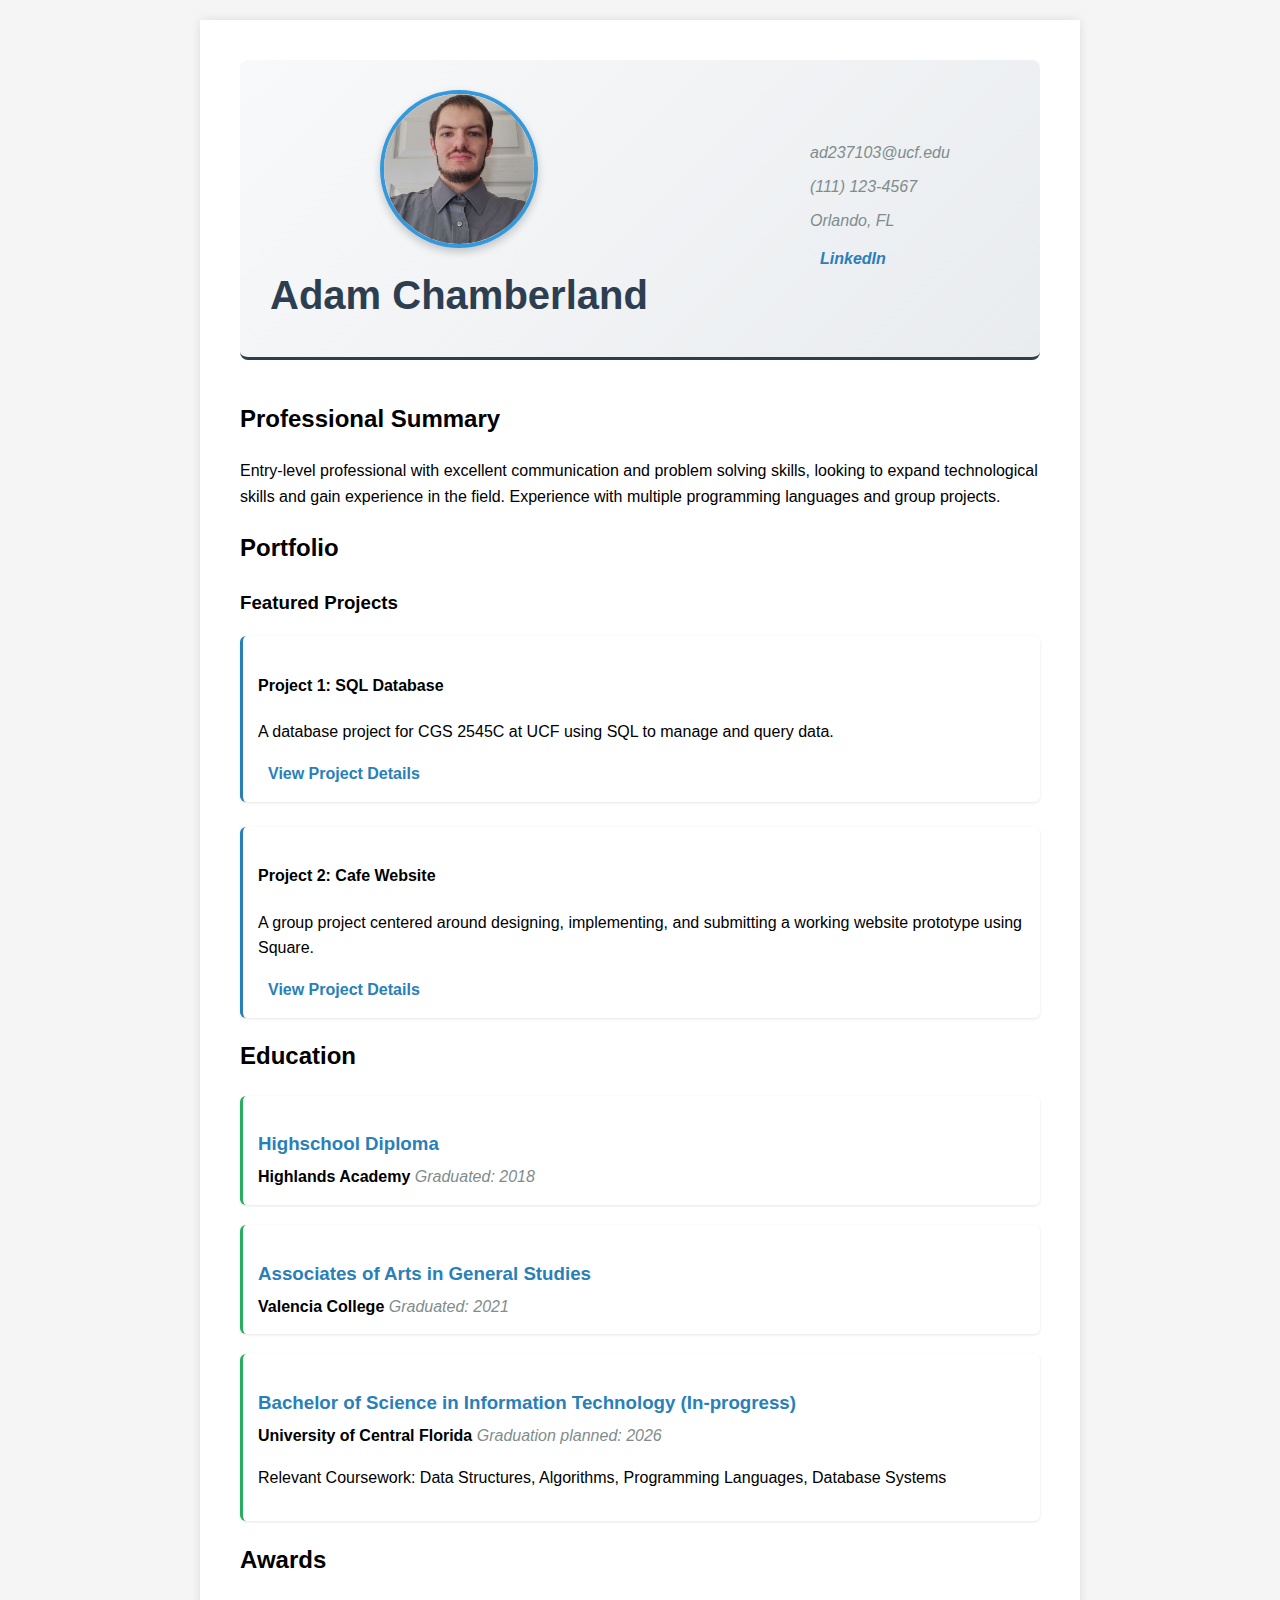
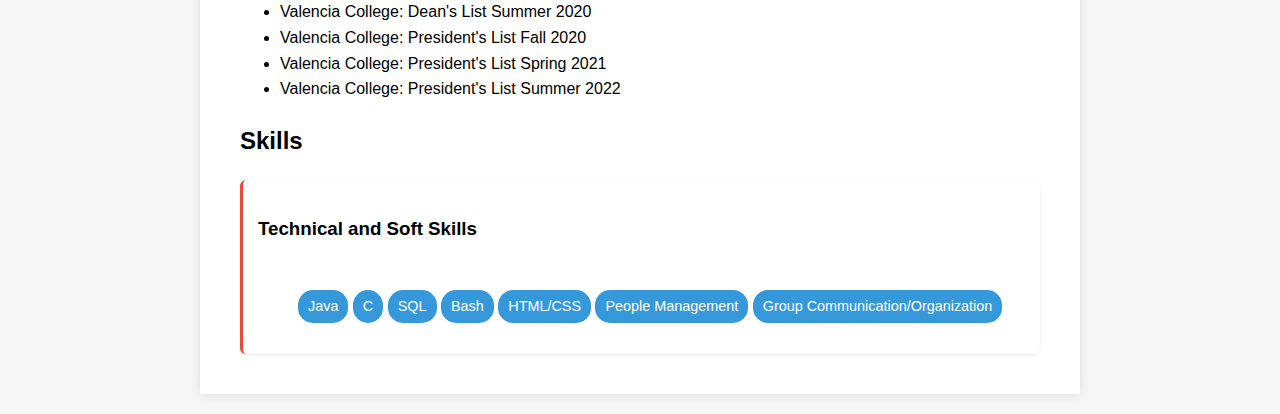
<file: index.html>
<!DOCTYPE html>
<html lang="en">
<head>
    <meta charset="UTF-8">
    <meta name="viewport" content="width=device-width, initial-scale=1.0">
    <title>Adam Chamberland - Resume</title>
    <link rel="stylesheet" href="index.css">
</head>


<body>

    <main class="resume-container">
        <header class="header">
            <section class="profile-section">
                <img src="Resume_Pic.jpg" alt="Adam Chamberland - Profile Photo" class="profile-photo">
                <h1>Adam Chamberland</h1>
            </section>
            <address class="contact-info">
                <span> ad237103@ucf.edu</span>
                <span> (111) 123-4567</span>
                <span> Orlando, FL</span>
                <a href="https://www.linkedin.com/in/adam-chamberland-4391b1385/" target="_blank" rel="noopener noreferrer">LinkedIn</a>
            </address>
        </header>

        <section>
            <h2>Professional Summary</h2>
            <p>Entry-level professional with excellent communication and problem solving skills, looking to expand technological skills and gain experience in the field. Experience with multiple programming languages and group projects.</p>
        </section>

        <section>
            <h2>Portfolio</h2>
            <section class="portfolio-container">
                <h3>Featured Projects</h3>
                <article class="project-item">
                    <h4>Project 1: SQL Database</h4>
                    <p>A database project for CGS 2545C at UCF using SQL to manage and query data.</p>
                    <p><a class="projectLink" href="project1.html" target="_blank" rel="noopener noreferrer">View Project Details</a></p>
                </article>

                <article class="project-item">
                    <h4>Project 2: Cafe Website</h4>
                    <p>A group project centered around designing, implementing, and submitting a working website prototype using Square.</p>
                    <p><a class="projectLink" href="project2.html" target="_blank" rel="noopener noreferrer">View Project Details</a></p>
                </article>
            </section>
        </section>

        <section>
            <h2>Education</h2>

            <article class="education-item">
                <h3>Highschool Diploma</h3>
                <span class="degree">Highlands Academy</span>
                <span class="year">Graduated: 2018</span>
            </article>

            <article class="education-item">
                <h3>Associates of Arts in General Studies</h3>
                <span class="degree">Valencia College</span>
                <span class="year">Graduated: 2021</span>
            </article>

            <article class="education-item">
                <h3>Bachelor of Science in Information Technology (In-progress)</h3>
                <span class="degree">University of Central Florida</span>
                <span class="year">Graduation planned: 2026</span>
                <p>Relevant Coursework: Data Structures, Algorithms, Programming Languages, Database Systems</p>
            </article>
        </section>


        <section>
            <h2>Awards</h2>
            <ul>
                <li>Valencia College: Dean's List Summer 2020</li>
                <li>Valencia College: President's List Fall 2020</li>
                <li>Valencia College: President's List Spring 2021</li>
                <li>Valencia College: President's List Summer 2022</li>
            </ul>
        </section>

        <section>
            <h2>Skills</h2>
            <section class="skills-container">
                <h3>Technical and Soft Skills</h3>
                <ul>
                    <li class="skill">Java</li>
                    <li class="skill">C</li>
                    <li class="skill">SQL</li>
                    <li class="skill">Bash</li>
                    <li class="skill">HTML/CSS</li>
                    <li class="skill">People Management</li>
                    <li class="skill">Group Communication/Organization</li>
                </ul>
            </section>
        </section>

    </main>
</body>


</html>
</file>
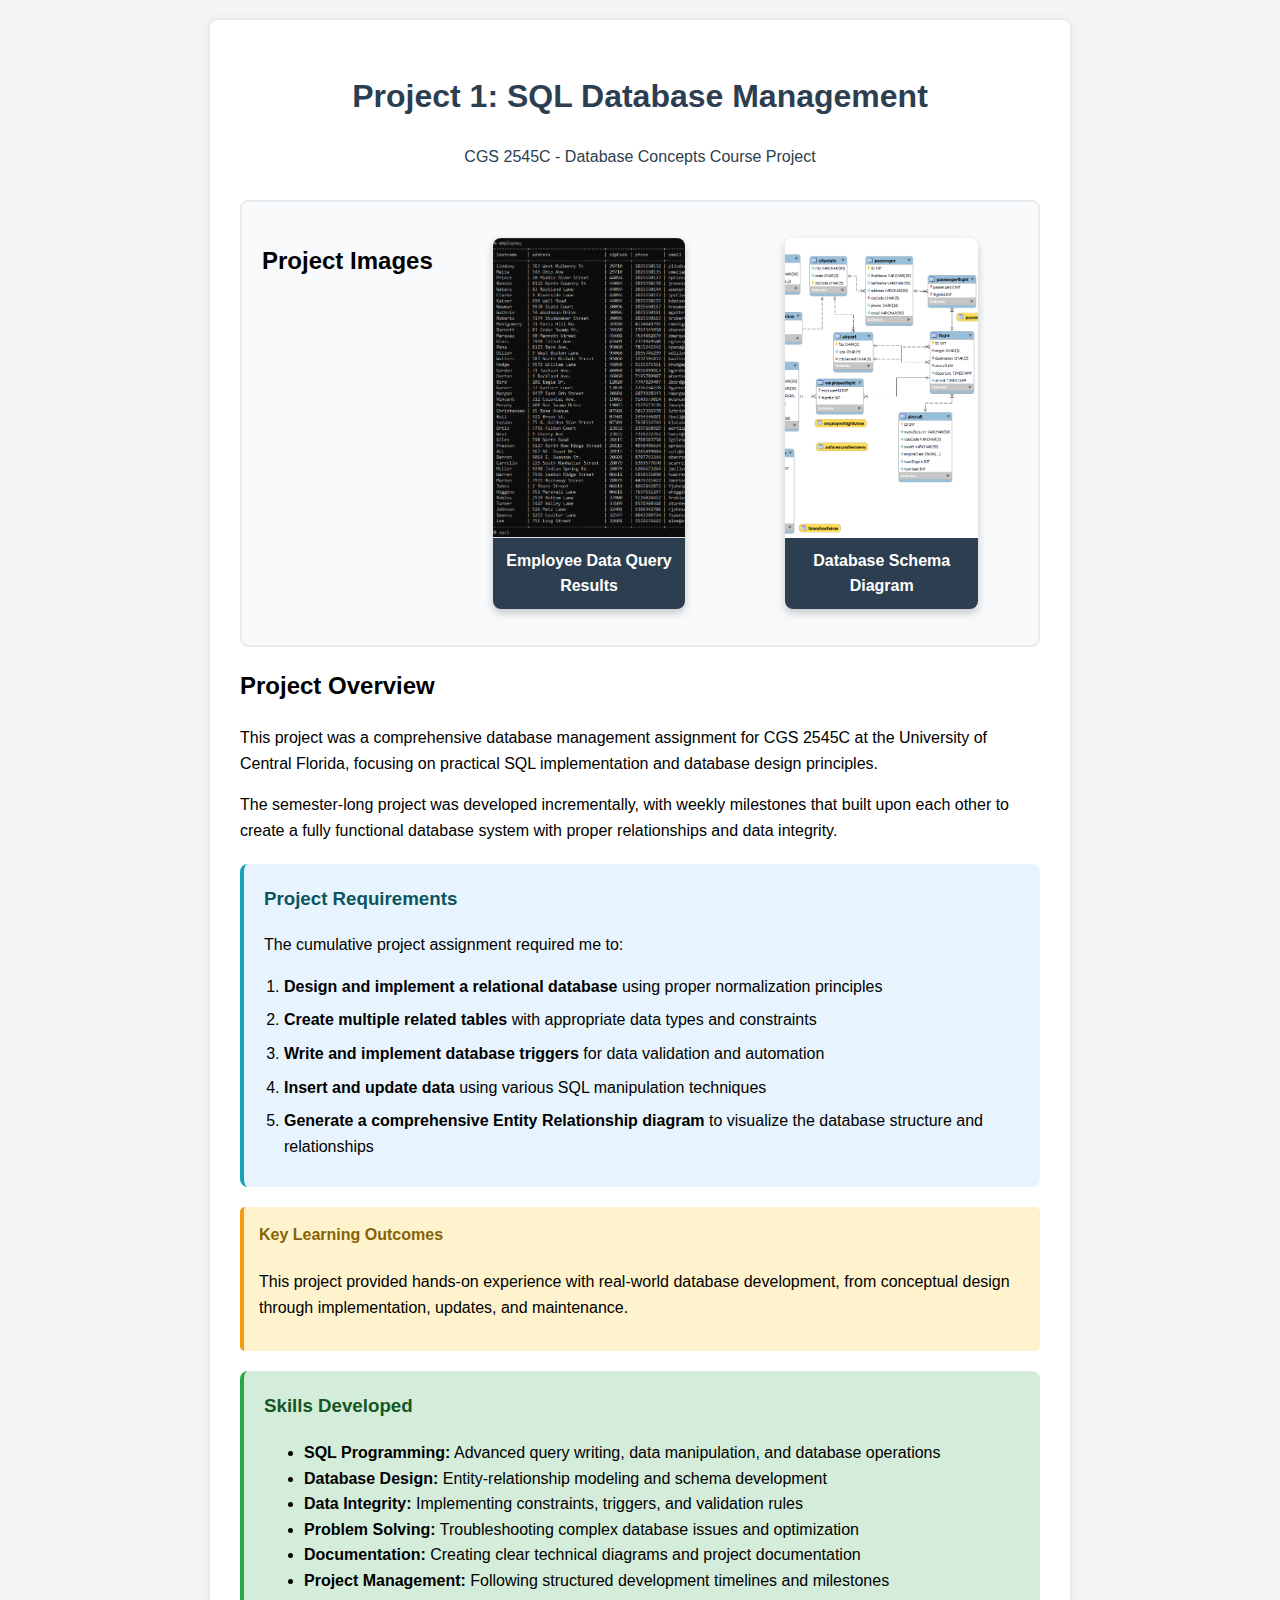
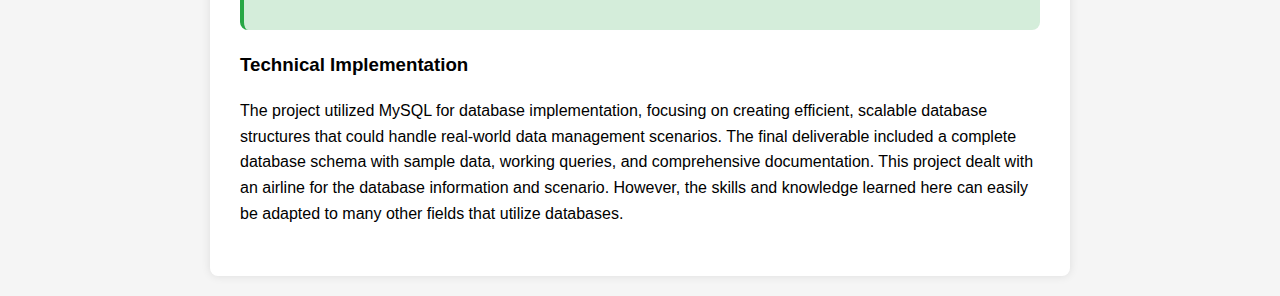
<file: project1.html>
<!DOCTYPE html>

<html lang="en">

<head>
    <meta charset="UTF-8">
    <meta name="viewport" content="width=device-width, initial-scale=1.0">
    <title>Project 1 - SQL Database Management</title>
    <link rel="stylesheet" href="project1.css">
</head>


<body>

    <main class="container">
        <header class="header">
            <h1>Project 1: SQL Database Management</h1>
            <p>CGS 2545C - Database Concepts Course Project</p>
        </header>

        <section class="section project-images">
            <h2>Project Images</h2>
            <figure class="project-image">
                <img src="ShowEmployees.PNG" alt="SQL Query Results Showing Employee Data" onclick="openImageModal(this.src, this.alt)">
                <figcaption class="image-caption">Employee Data Query Results</figcaption>
            </figure>
            <figure class="project-image">
                <img src="DatabaseDiagram_SQL2.PNG" alt="Entity Relationship Diagram" onclick="openImageModal(this.src, this.alt)">
                <figcaption class="image-caption">Database Schema Diagram</figcaption>
            </figure>
        </section>

        <!-- Image Modal for image zoom -->
        <div id="imageModal" class="image-modal" onclick="closeImageModal()">
            <span class="modal-close">&times;</span>
            <img id="modalImage" class="modal-content" src="DatabaseDiagram_SQL2.PNG" alt="Enlarged image">
            <p id="modalCaption" class="modal-caption"></p>
        </div>

        <section class="section">
            <h2>Project Overview</h2>
            <p>This project was a comprehensive database management assignment for CGS 2545C at the University of Central Florida, focusing on practical SQL implementation and database design principles.</p>

            <p>The semester-long project was developed incrementally, with weekly milestones that built upon each other to create a fully functional database system with proper relationships and data integrity.</p>
        </section>

        <section class="section requirements">
            <h3>Project Requirements</h3>
            <p>The cumulative project assignment required me to:</p>
            <ol>
                <li><strong>Design and implement a relational database</strong> using proper normalization principles</li>
                <li><strong>Create multiple related tables</strong> with appropriate data types and constraints</li>
                <li><strong>Write and implement database triggers</strong> for data validation and automation</li>
                <li><strong>Insert and update data</strong> using various SQL manipulation techniques</li>
                <li><strong>Generate a comprehensive Entity Relationship diagram</strong> to visualize the database structure and relationships</li>
            </ol>
        </section>

        <aside class="section highlight-box">
            <h4>Key Learning Outcomes</h4>
            <p>This project provided hands-on experience with real-world database development, from conceptual design through implementation, updates, and maintenance.</p>
        </aside>

        <section class="section skills-section">
            <h3>Skills Developed</h3>
            <ul>
                <li><strong>SQL Programming:</strong> Advanced query writing, data manipulation, and database operations</li>
                <li><strong>Database Design:</strong> Entity-relationship modeling and schema development</li>
                <li><strong>Data Integrity:</strong> Implementing constraints, triggers, and validation rules</li>
                <li><strong>Problem Solving:</strong> Troubleshooting complex database issues and optimization</li>
                <li><strong>Documentation:</strong> Creating clear technical diagrams and project documentation</li>
                <li><strong>Project Management:</strong> Following structured development timelines and milestones</li>
            </ul>
        </section>

        <section class="section">
            <h3>Technical Implementation</h3>
            <p>The project utilized MySQL for database implementation, focusing on creating efficient, scalable database structures that could handle real-world data management scenarios. The final deliverable included a complete database schema with sample data, working queries, and comprehensive documentation. This project dealt with an airline for the database information and scenario. However, the skills and knowledge learned here can easily be adapted to many other fields that utilize databases.</p>
        </section>
    </main>

    <!-- Script for image modal interaction-->
    <script>
        // Image Modal Functions
        function openImageModal(imageSrc, imageAlt) {
            const modal = document.getElementById('imageModal');
            const modalImg = document.getElementById('modalImage');
            const captionText = document.getElementById('modalCaption');

            modal.style.display = 'block';
            modalImg.src = imageSrc;
            modalImg.alt = imageAlt;
            captionText.innerHTML = imageAlt;

            // Prevent body scrolling when modal is open
            document.body.style.overflow = 'hidden';
        }

        function closeImageModal() {
            const modal = document.getElementById('imageModal');
            modal.style.display = 'none';

            // Restore body scrolling
            document.body.style.overflow = 'auto';
        }

        // Close modal when clicking outside the image
        window.onclick = function(event) {
            const modal = document.getElementById('imageModal');
            if (event.target === modal) {
                closeImageModal();
            }
        }

        // Close modal with Escape key
        document.addEventListener('keydown', function(event) {
            if (event.key === 'Escape') {
                closeImageModal();
            }
        });
    </script>

</body>

</html>
</file>
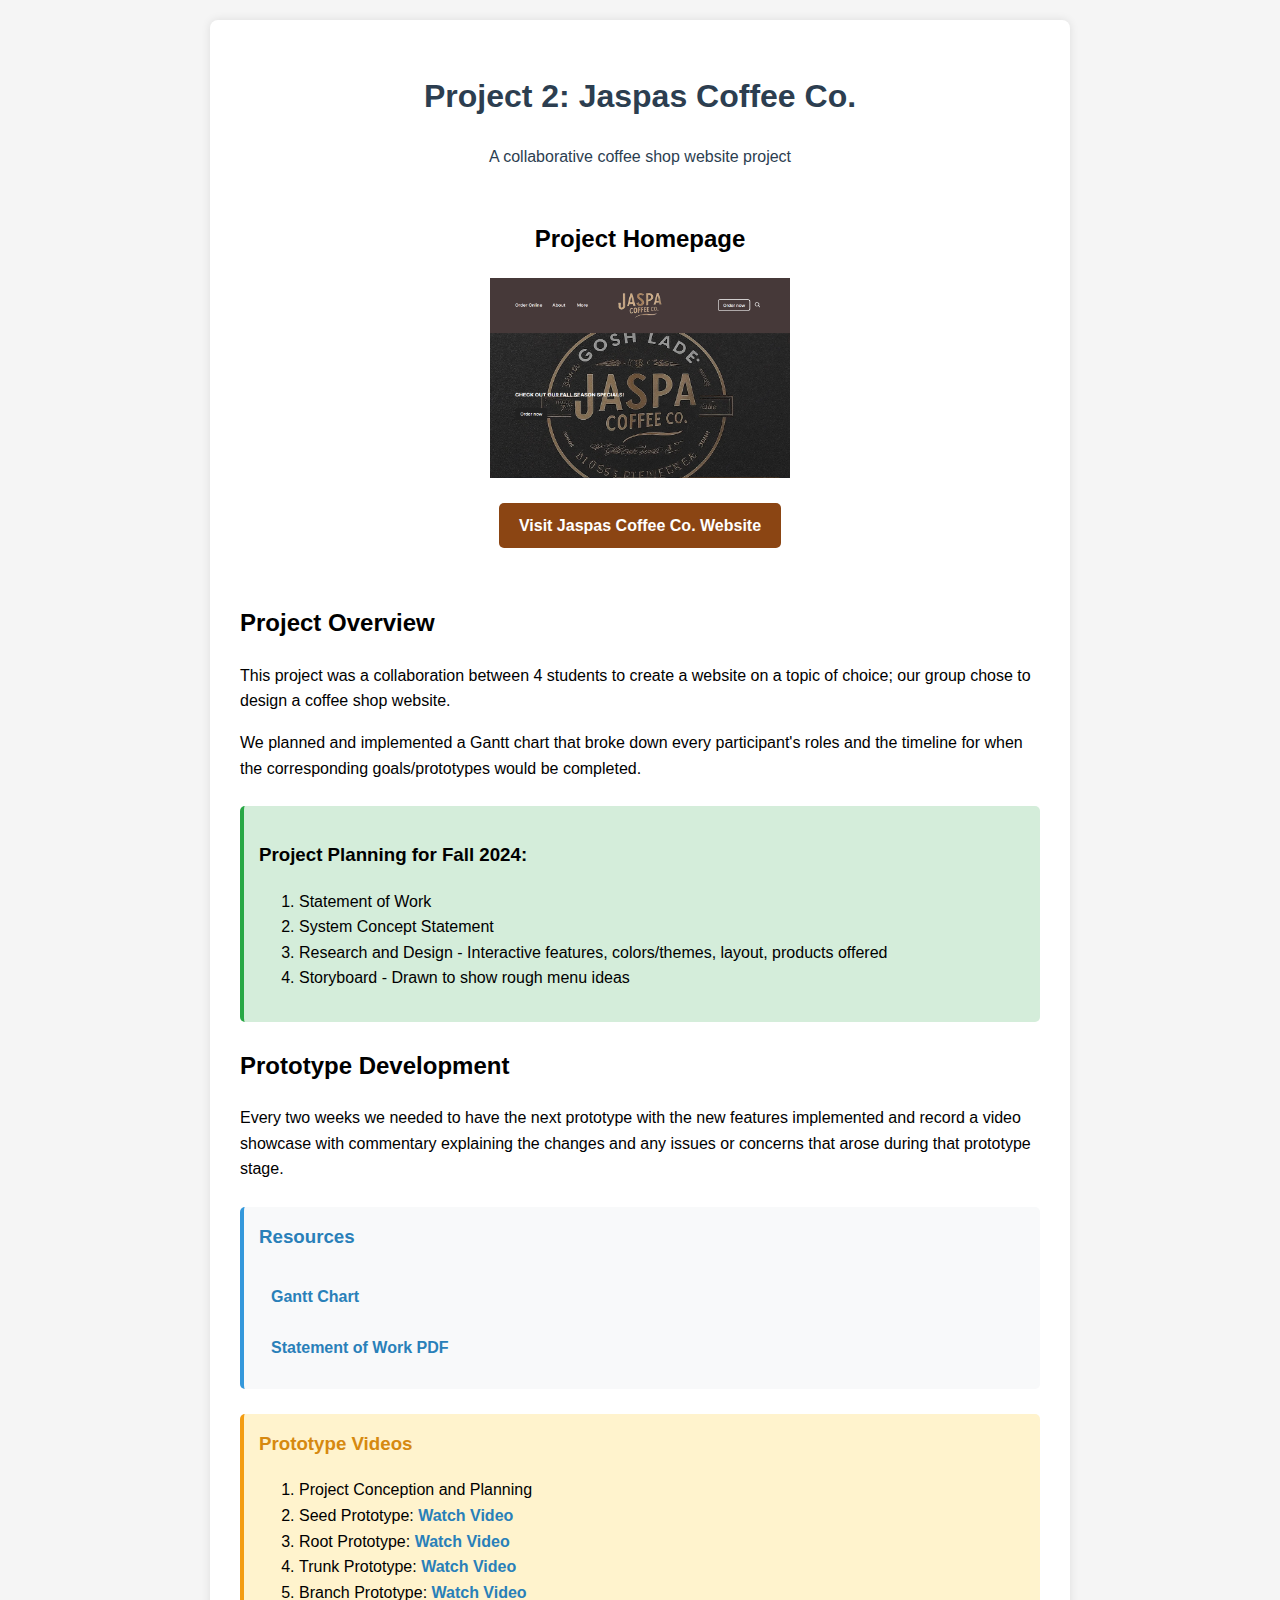
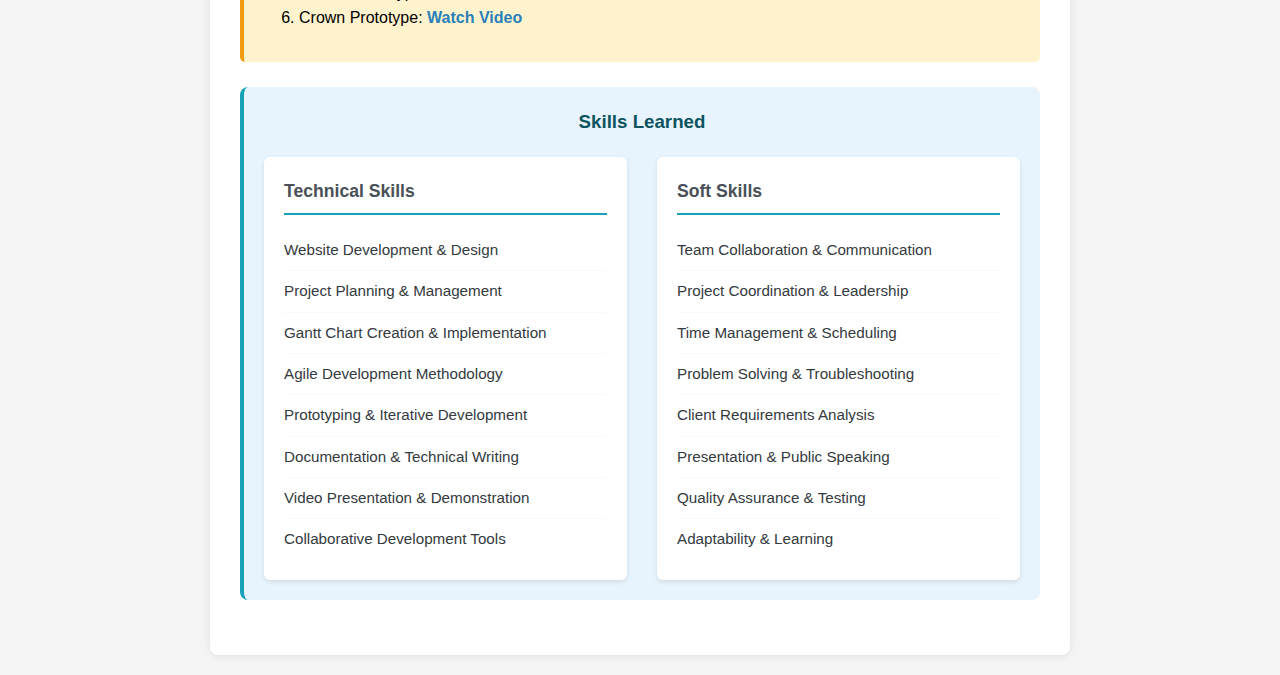
<file: project2.html>
<!DOCTYPE html>

<html lang="en">

<head>
    <meta charset="UTF-8">
    <meta name="viewport" content="width=device-width, initial-scale=1.0">
    <title>Project 2 - Jaspas Coffee Co.</title>
    <link rel="stylesheet" href="project2.css">
</head>


<body>

    <main class="container">
        <header class="header">
            <h1>Project 2: Jaspas Coffee Co.</h1>
            <p>A collaborative coffee shop website project</p>
        </header>

        <section class="section image-container">
            <h2>Project Homepage</h2>
            <img src="JaspaHome.PNG" alt="Coffee Shop Logo" class="coffee-logo" width="300" height="200" onclick="openImageModal(this.src, this.alt)">
            <p class="button-center">
                <a href="https://jaspascoffee.square.site/" target="_blank" rel="noopener noreferrer" class="main-link">Visit Jaspas Coffee Co. Website</a>
            </p>
        </section>

        <!-- Image Modal for image zoom-->
        <div id="imageModal" class="image-modal" onclick="closeImageModal()">
            <span class="modal-close">&times;</span>
            <img id="modalImage" class="modal-content" src="JaspaHome.PNG" alt="Enlarged image">
            <p id="modalCaption" class="modal-caption"></p>
        </div>

        <section class="section">
            <h2>Project Overview</h2>
            <p>This project was a collaboration between 4 students to create a website on a topic of choice; our group chose to design a coffee shop website.</p>

            <p>We planned and implemented a Gantt chart that broke down every participant's roles and the timeline for when the corresponding goals/prototypes would be completed.</p>
        </section>

        <section class="section timeline">
            <h3>Project Planning for Fall 2024:</h3>
            <ol>
                <li>Statement of Work</li>
                <li>System Concept Statement</li>
                <li>Research and Design - Interactive features, colors/themes, layout, products offered</li>
                <li>Storyboard - Drawn to show rough menu ideas</li>
            </ol>
        </section>

        <section class="section">
            <h2>Prototype Development</h2>
            <p>Every two weeks we needed to have the next prototype with the new features implemented and record a video showcase with commentary explaining the changes and any issues or concerns that arose during that prototype stage.</p>
        </section>

        <section class="section resource-links">
            <h3>Resources</h3>
            <a href="GanttChart.html" target="_blank" rel="noopener noreferrer" class="resourceLink">Gantt Chart</a><br>
            <a href="Statement_of_work-Final.pdf" target="_blank" rel="noopener noreferrer" class="resourceLink">Statement of Work PDF</a>
        </section>

        <section class="section prototype-links">
            <h3>Prototype Videos</h3>
            <ol>
                <li>Project Conception and Planning</li>
                <li>Seed Prototype: <a href="https://youtu.be/cQAuBW7pAJg" target="_blank" rel="noopener noreferrer">Watch Video</a></li>
                <li>Root Prototype: <a href="https://youtu.be/8txNmdavlM8?si=4cvZEz4dg44Y13hz" target="_blank" rel="noopener noreferrer">Watch Video</a></li>
                <li>Trunk Prototype: <a href="https://youtu.be/TRmRrhaNDOw" target="_blank" rel="noopener noreferrer">Watch Video</a></li>
                <li>Branch Prototype: <a href="https://youtu.be/BYn-MEWpuR4" target="_blank" rel="noopener noreferrer">Watch Video</a></li>
                <li>Crown Prototype: <a href="https://www.youtube.com/watch?v=-_fy_R_f91c" target="_blank" rel="noopener noreferrer">Watch Video</a></li>
            </ol>
        </section>

        <section class="section skills-learned">
            <h3>Skills Learned</h3>
            <section class="skills-flex">
                <article class="skill-category">
                    <h4>Technical Skills</h4>
                    <ul>
                        <li>Website Development & Design</li>
                        <li>Project Planning & Management</li>
                        <li>Gantt Chart Creation & Implementation</li>
                        <li>Agile Development Methodology</li>
                        <li>Prototyping & Iterative Development</li>
                        <li>Documentation & Technical Writing</li>
                        <li>Video Presentation & Demonstration</li>
                        <li>Collaborative Development Tools</li>
                    </ul>
                </article>
                <article class="skill-category">
                    <h4>Soft Skills</h4>
                    <ul>
                        <li>Team Collaboration & Communication</li>
                        <li>Project Coordination & Leadership</li>
                        <li>Time Management & Scheduling</li>
                        <li>Problem Solving & Troubleshooting</li>
                        <li>Client Requirements Analysis</li>
                        <li>Presentation & Public Speaking</li>
                        <li>Quality Assurance & Testing</li>
                        <li>Adaptability & Learning</li>
                    </ul>
                </article>
            </section>
        </section>
    </main>

    <!-- Script for image modal interaction-->
    <script>
        // Image Modal Functions
        function openImageModal(imageSrc, imageAlt) {
            const modal = document.getElementById('imageModal');
            const modalImg = document.getElementById('modalImage');
            const captionText = document.getElementById('modalCaption');

            modal.style.display = 'block';
            modalImg.src = imageSrc;
            modalImg.alt = imageAlt;
            captionText.innerHTML = imageAlt;

            // Prevent body scrolling when modal is open
            document.body.style.overflow = 'hidden';
        }

        function closeImageModal() {
            const modal = document.getElementById('imageModal');
            modal.style.display = 'none';

            // Restore body scrolling
            document.body.style.overflow = 'auto';
        }

        // Close modal when clicking outside the image
        window.onclick = function(event) {
            const modal = document.getElementById('imageModal');
            if (event.target === modal) {
                closeImageModal();
            }
        }

        // Close modal with Escape key
        document.addEventListener('keydown', function(event) {
            if (event.key === 'Escape') {
                closeImageModal();
            }
        });
    </script>

</body>

</html>
</file>
<file: index.css>
body {
    font-family: 'Arial', sans-serif;
    line-height: 1.6;
    margin: 0;
    padding: 20px;
    background-color: #f5f5f5;
}

.resume-container {
    max-width: 800px;
    margin: 0 auto;
    background-color: white;
    padding: 40px;
    box-shadow: 0 0 10px rgba(0,0,0,0.1);
}

.header {
    display: flex;
    justify-content: space-between;
    align-items: center;
    border-bottom: 3px solid #2c3e50;
    padding: 30px;
    margin-bottom: 40px;
    background: linear-gradient(135deg, #f8f9fa 0%, #e9ecef 100%);
    border-radius: 8px;
    gap: 40px;
}

.profile-section {
    display: flex;
    flex-direction: column;
    align-items: center;
    flex-shrink: 0;
}

.profile-photo {
    width: 150px;
    height: 150px;
    border-radius: 50%;
    object-fit: cover;
    border: 4px solid #3498db;
    margin-bottom: 15px;
    box-shadow: 0 4px 8px rgba(0,0,0,0.2);
}

.header h1 {
    color: #2c3e50;
    margin: 0;
    font-size: 2.5em;
}

.contact-info {
    display: flex;
    flex-direction: column;
    justify-content: center;
    align-items: flex-start;
    gap: 8px;
    color: #7f8c8d;
    min-width: 200px;
}

.section {
    margin-bottom: 40px;
    padding: 25px;
    background-color: #fafbfc;
    border-radius: 8px;
    border-left: 4px solid #3498db;
    box-shadow: 0 2px 4px rgba(0,0,0,0.05);
}

.section h2 {
    color: #2c3e50;
    border-bottom: 2px solid #3498db;
    padding-bottom: 5px;
    margin-bottom: 15px;
}

.job {
    margin-bottom: 20px;
}

.job h3 {
    color: #2980b9;
    margin-bottom: 5px;
}

.job .duration {
    color: #7f8c8d;
    font-style: italic;
    margin-bottom: 10px;
}

.job ul {
    margin: 0;
    padding-left: 20px;
}

.skills-container {
    display: flex;
    flex-wrap: wrap;
    gap: 12px;
    padding: 15px;
    background-color: #ffffff;
    border-radius: 6px;
    border-left: 3px solid #e74c3c;
    box-shadow: 0 1px 3px rgba(0,0,0,0.1);
}

.skill {
    background-color: #3498db;
    color: white;
    padding: 5px 10px;
    border-radius: 15px;
    font-size: 0.9em;
    display: inline-block;
}

.education-item {
    margin-bottom: 20px;
    padding: 15px;
    background-color: #ffffff;
    border-radius: 6px;
    border-left: 3px solid #27ae60;
    box-shadow: 0 1px 3px rgba(0,0,0,0.1);
}

.education-item:last-child {
    margin-bottom: 0;
}

.education-item h3 {
    color: #2980b9;
    margin-bottom: 5px;
}

.education-item .degree {
    font-weight: bold;
}

.education-item .year {
    color: #7f8c8d;
    font-style: italic;
}

/* Project Links */
.projectLink, .resourceLink {
    color: #2980b9;
    text-decoration: none;
    font-weight: bold;
    padding: 5px 10px;
    border-radius: 5px;
    transition: background-color 0.3s ease;
}

.projectLink:hover, .resourceLink:hover {
    background-color: #3498db;
    color: white;
    text-decoration: none;
}

/* Portfolio Section */
.Portfolio {
    background-color: #f8f9fa;
    padding: 20px;
    border-radius: 8px;
    border-left: 4px solid #3498db;
}

.Portfolio h3 {
    color: #2980b9;
    margin-top: 0;
}

/* Portfolio Items */
.project-item {
    margin-bottom: 25px;
    padding: 15px;
    background-color: #ffffff;
    border-radius: 6px;
    border-left: 3px solid #2980b9;
    box-shadow: 0 1px 3px rgba(0,0,0,0.1);
}

.project-item:last-child {
    margin-bottom: 0;
}

.project-item h3 {
    color: #2980b9;
    margin-top: 0;
    margin-bottom: 10px;
}

.project-item p {
    margin-bottom: 10px;
}

.project-item p:last-child {
    margin-bottom: 0;
}

/* Awards Section */
.section ul {
    list-style-type: none;
    padding-left: 0;
}

.section ul li {
    background-color: #e8f5e8;
    margin: 5px 0;
    padding: 8px 15px;
    border-radius: 5px;
    border-left: 3px solid #27ae60;
}

/* Contact Info Links */
.contact-info a {
    color: #2980b9;
    text-decoration: none;
    font-weight: bold;
    padding: 5px 10px;
    border-radius: 5px;
    transition: background-color 0.3s ease;
}

.contact-info a:hover {
    background-color: #3498db;
    color: white;
    text-decoration: none;
}

/* Responsive Design */
@media (max-width: 768px) {
    .header {
        flex-direction: column;
        text-align: center;
        gap: 20px;
    }

    .profile-section {
        margin-bottom: 0;
    }

    .contact-info {
        align-items: center;
        min-width: auto;
    }
}
</file>
<file: project1.css>
body {
    font-family: 'Arial', sans-serif;
    line-height: 1.6;
    margin: 0;
    padding: 20px;
    background-color: #f5f5f5;
}

.container {
    max-width: 800px;
    margin: 0 auto;
    background-color: white;
    padding: 30px;
    border-radius: 8px;
    box-shadow: 0 0 10px rgba(0,0,0,0.1);
}

.header {
    text-align: center;
    color: #2c3e50;
    margin-bottom: 30px;
}

.project-images {
    display: flex;
    justify-content: space-between;
    gap: 20px;
    margin: 15px 0;
    padding: 20px;
    background-color: #f8f9fa;
    border-radius: 8px;
    border: 2px solid #e9ecef;
}

.project-image {
    flex: 1;
    text-align: center;
    border-radius: 8px;
    overflow: hidden;
    box-shadow: 0 4px 8px rgba(0,0,0,0.2);
    display: flex;
    flex-direction: column;
    justify-content: center;
}

.project-image img {
    width: 100%;
    height: 300px;
    object-fit: cover;
    display: block;
    cursor: pointer;
    transition: transform 0.3s ease, box-shadow 0.3s ease;
}

.project-image img:hover {
    transform: scale(1.02);
    box-shadow: 0 6px 12px rgba(0,0,0,0.3);
}

.image-caption {
    background-color: #2c3e50;
    color: white;
    padding: 10px;
    font-weight: bold;
}

.section {
    margin-bottom: 20px;
}

.requirements {
    background-color: #e8f4fd;
    padding: 20px;
    border-radius: 8px;
    border-left: 4px solid #17a2b8;
}

.requirements h3 {
    margin-top: 0;
    color: #0c5460;
}

.requirements ol {
    margin: 0;
    padding-left: 20px;
}

.requirements li {
    margin-bottom: 8px;
}

.skills-section {
    background-color: #d4edda;
    padding: 20px;
    border-radius: 8px;
    border-left: 4px solid #28a745;
}

.skills-section h3 {
    margin-top: 0;
    color: #155724;
}

.highlight-box {
    background-color: #fff3cd;
    padding: 15px;
    border-radius: 5px;
    border-left: 4px solid #f39c12;
    margin: 20px 0;
}

.highlight-box h4 {
    margin-top: 0;
    color: #856404;
}

/* Image Modal Styles */
.image-modal {
    display: none;
    position: fixed;
    z-index: 1000;
    left: 0;
    top: 0;
    width: 100%;
    height: 100%;
    background-color: rgba(0, 0, 0, 0.9);
    animation: fadeIn 0.3s ease-in-out;
}

.modal-content {
    display: block;
    margin: 2% auto;
    max-width: 96%;
    max-height: 92vh;
    width: auto;
    height: auto;
    object-fit: contain;
    border-radius: 8px;
    box-shadow: 0 8px 32px rgba(0, 0, 0, 0.5);
}

.modal-close {
    position: absolute;
    top: 20px;
    right: 30px;
    color: #f1f1f1;
    font-size: 40px;
    font-weight: bold;
    cursor: pointer;
    z-index: 1001;
    transition: color 0.3s ease;
}

.modal-close:hover {
    color: #bbb;
}

.modal-caption {
    position: absolute;
    bottom: 0;
    left: 0;
    right: 0;
    background-color: rgba(0, 0, 0, 0.8);
    color: #f1f1f1;
    padding: 15px 20px;
    text-align: center;
    font-size: 16px;
    font-weight: bold;
    border-radius: 0 0 8px 8px;
}

/* Animation for modal */
@keyframes fadeIn {
    from { opacity: 0; }
    to { opacity: 1; }
}

/* Responsive design */
@media (max-width: 768px) {
    .project-images {
        flex-direction: column;
        gap: 15px;
    }

    .project-image img {
        height: 250px;
    }

    .modal-content {
        max-width: 98%;
        max-height: 85vh;
    }

    .modal-close {
        top: 10px;
        right: 20px;
        font-size: 35px;
    }

    .modal-caption {
        font-size: 14px;
        padding: 10px 15px;
    }
}

@media (max-width: 480px) {
    .project-image img {
        height: 200px;
    }

    .container {
        padding: 20px;
    }

    .modal-content {
        max-width: 98%;
        max-height: 75vh;
        margin: 5% auto;
    }

    .modal-close {
        top: 5px;
        right: 15px;
        font-size: 30px;
    }

    .modal-caption {
        font-size: 12px;
        padding: 8px 10px;
    }
}
</file>
<file: project2.css>
body {
    font-family: 'Arial', sans-serif;
    line-height: 1.6;
    margin: 0;
    padding: 20px;
    background-color: #f5f5f5;
}

.container {
    max-width: 800px;
    margin: 0 auto;
    background-color: white;
    padding: 30px;
    border-radius: 8px;
    box-shadow: 0 0 10px rgba(0,0,0,0.1);
}

.header {
    text-align: center;
    color: #2c3e50;
    margin-bottom: 30px;
}

.section {
    margin-bottom: 25px;
}

.resource-links {
    background-color: #f8f9fa;
    padding: 15px;
    border-radius: 5px;
    border-left: 4px solid #3498db;
}

.resource-links h3 {
    margin-top: 0;
    color: #2980b9;
}

.resourceLink {
    color: #2980b9;
    text-decoration: none;
    font-weight: bold;
    display: inline-block;
    margin: 5px 0;
    padding: 8px 12px;
    border-radius: 5px;
    transition: background-color 0.3s ease;
}

.resourceLink:hover {
    background-color: #3498db;
    color: white;
    text-decoration: none;
}

.prototype-links {
    background-color: #fff3cd;
    padding: 15px;
    border-radius: 5px;
    border-left: 4px solid #f39c12;
}

.prototype-links h3 {
    margin-top: 0;
    color: #d68910;
}

.prototype-links a {
    color: #2980b9;
    text-decoration: none;
    font-weight: bold;
}

.prototype-links a:hover {
    text-decoration: underline;
}

.timeline {
    background-color: #d4edda;
    padding: 15px;
    border-radius: 5px;
    border-left: 4px solid #28a745;
}

.main-link {
    display: inline-block;
    background-color: #8b4513;
    color: white;
    text-decoration: none;
    padding: 10px 20px;
    border-radius: 5px;
    font-weight: bold;
    margin: 10px 0;
    transition: background-color 0.3s ease;
}

.main-link:hover {
    background-color: #a0522d;
    text-decoration: none;
    color: white;
}

/* Skills Learned Section */
.skills-learned {
    background-color: #e8f4fd;
    padding: 20px;
    border-radius: 8px;
    border-left: 4px solid #17a2b8;
}

.skills-learned h3 {
    margin-top: 0;
    color: #0c5460;
    text-align: center;
    margin-bottom: 20px;
}

.skills-flex{
    display: flex;
    flex-wrap: wrap;
    gap: 30px;
    margin-top: 20px;
    align-items: stretch;
    justify-content: space-between;
}

.skill-category {
    background-color: white;
    padding: 20px;
    border-radius: 6px;
    box-shadow: 0 2px 4px rgba(0,0,0,0.1);
    flex: 1;
}

.skill-category h4 {
    color: #495057;
    margin-top: 0;
    margin-bottom: 15px;
    font-size: 1.1em;
    border-bottom: 2px solid #17a2b8;
    padding-bottom: 8px;
}

.skill-category ul {
    list-style-type: none;
    padding-left: 0;
    margin: 0;
}

.skill-category li {
    padding: 8px 0;
    border-bottom: 1px solid #f8f9fa;
    color: #343a40;
    font-size: 0.95em;
}

.skill-category li:last-child {
    border-bottom: none;
}

.skill-category li:hover {
    background-color: #f8f9fa;
    padding-left: 10px;
    transition: all 0.2s ease;
}

/* Image container and centered button */
.image-container {
    text-align: center;
    margin-bottom: 30px;
    display: flex;
    flex-direction: column;
    align-items: center;
}

.button-center {
    margin-top: 15px;
}

/* Hover effect for clickable images */
.coffee-logo {
    cursor: pointer;
    transition: transform 0.3s ease, box-shadow 0.3s ease;
}

.coffee-logo:hover {
    transform: scale(1.02);
    box-shadow: 0 6px 12px rgba(0, 0, 0, 0.3);
}

/* Image Modal Styles */
.image-modal {
    display: none;
    position: fixed;
    z-index: 1000;
    left: 0;
    top: 0;
    width: 100%;
    height: 100%;
    background-color: rgba(0, 0, 0, 0.9);
    animation: fadeIn 0.3s ease-in-out;
}

.modal-content {
    display: block;
    margin: 2% auto;
    max-width: 96%;
    max-height: 92vh;
    width: auto;
    height: auto;
    object-fit: contain;
    border-radius: 8px;
    box-shadow: 0 8px 32px rgba(0, 0, 0, 0.5);
}

.modal-close {
    position: absolute;
    top: 20px;
    right: 30px;
    color: #f1f1f1;
    font-size: 40px;
    font-weight: bold;
    cursor: pointer;
    z-index: 1001;
    transition: color 0.3s ease;
}

.modal-close:hover {
    color: #bbb;
}

.modal-caption {
    position: absolute;
    bottom: 0;
    left: 0;
    right: 0;
    background-color: rgba(0, 0, 0, 0.8);
    color: #f1f1f1;
    padding: 15px 20px;
    text-align: center;
    font-size: 16px;
    font-weight: bold;
    border-radius: 0 0 8px 8px;
}

/* Animation for modal */
@keyframes fadeIn {
    from { opacity: 0; }
    to { opacity: 1; }
}

/* Responsive design for skills flex */
@media (max-width: 768px) {
    .skills-flex {
        flex-direction: column;
        gap: 20px;
    }

    .modal-content {
        max-width: 98%;
        max-height: 85vh;
    }

    .modal-close {
        top: 10px;
        right: 20px;
        font-size: 35px;
    }

    .modal-caption {
        font-size: 14px;
        padding: 10px 15px;
    }
}

@media (max-width: 480px) {
    .modal-content {
        max-width: 98%;
        max-height: 75vh;
        margin: 5% auto;
    }

    .modal-close {
        top: 5px;
        right: 15px;
        font-size: 30px;
    }

    .modal-caption {
        font-size: 12px;
        padding: 8px 10px;
    }
}
</file>
